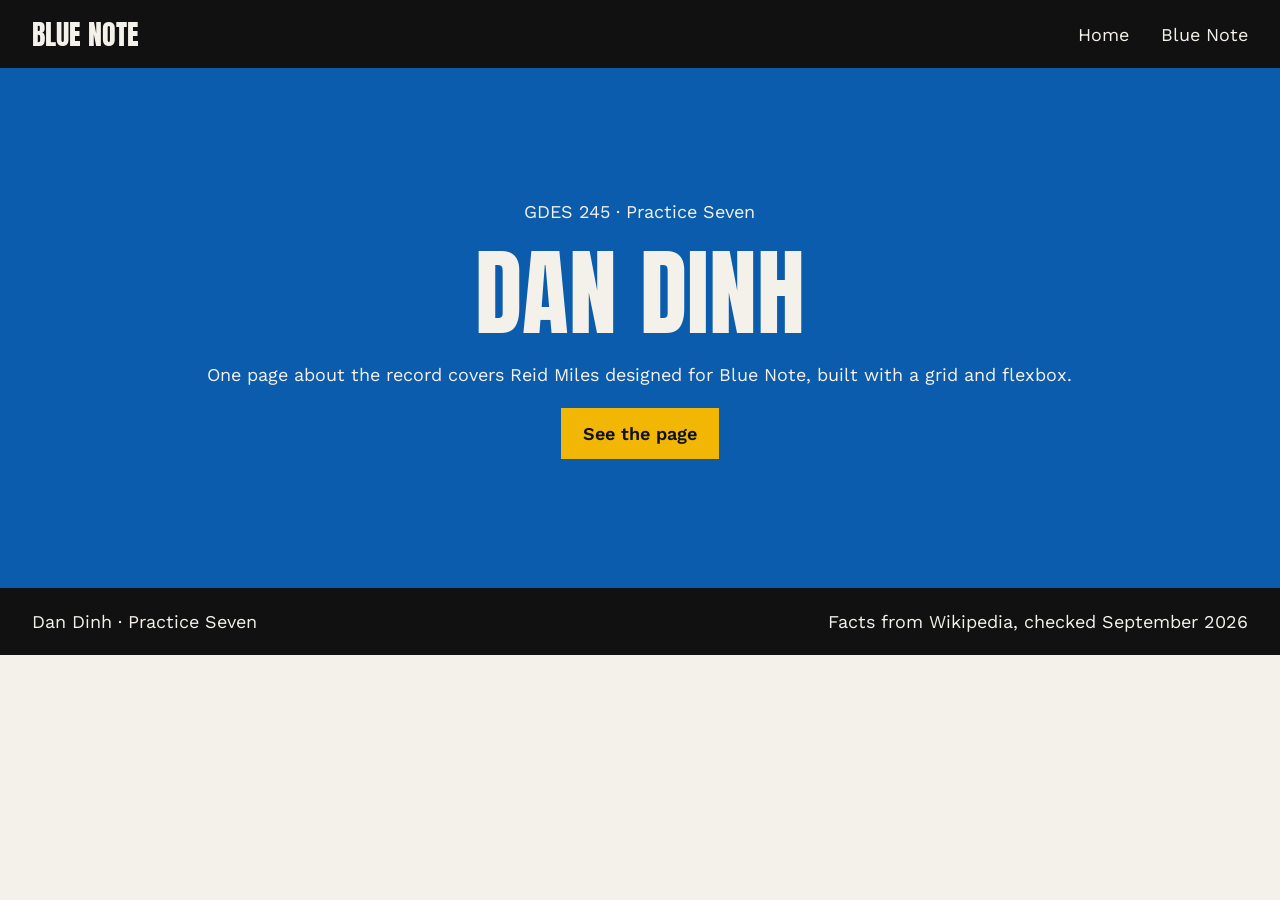
<file: index.html>
<!DOCTYPE html>
<html lang="en">
<head>
  <meta charset="UTF-8">
  <meta name="viewport" content="width=device-width, initial-scale=1.0">
  <title>Dan Dinh, Web 1</title>

  <link rel="preconnect" href="https://fonts.googleapis.com">
  <link rel="preconnect" href="https://fonts.gstatic.com" crossorigin>
  <link href="https://fonts.googleapis.com/css2?family=Anton&family=Work+Sans:wght@400;600&display=swap" rel="stylesheet">

  <link rel="stylesheet" href="css/styles.css">
</head>
<body>

<header class="site-header">
  <a class="logo" href="index.html">Blue Note</a>
  <nav>
    <ul>
      <li><a href="index.html">Home</a></li>
      <li><a href="pages/blue-note.html">Blue Note</a></li>
    </ul>
  </nav>
</header>

<section class="hero">
  <p>GDES 245 &middot; Practice Seven</p>
  <h1>Dan Dinh</h1>
  <p>One page about the record covers Reid Miles
     designed for Blue Note, built with a grid and flexbox.</p>
  <a class="button" href="pages/blue-note.html">See the page</a>
</section>

<footer class="site-footer" id="sources">
  <p>Dan Dinh &middot; Practice Seven</p>
  <p>Facts from Wikipedia, checked September 2026</p>
</footer>

</body>
</html>
</file>
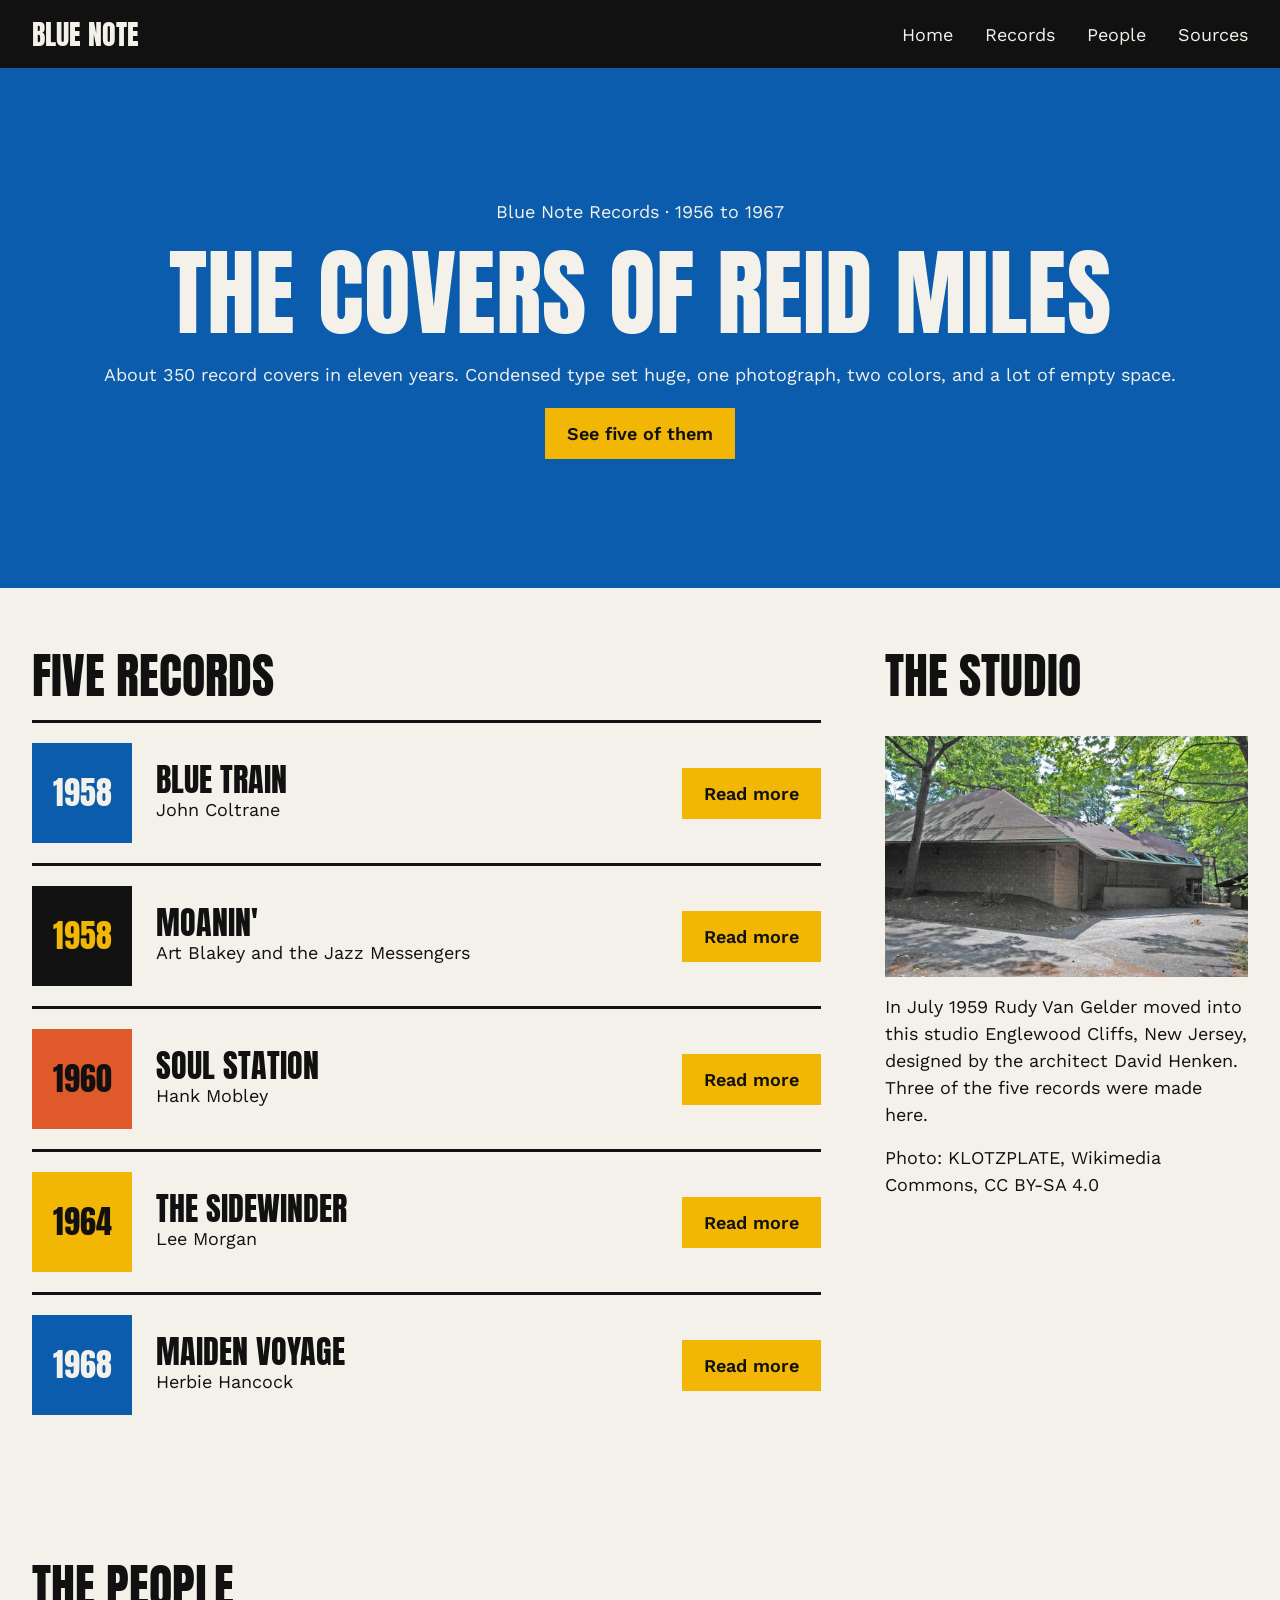
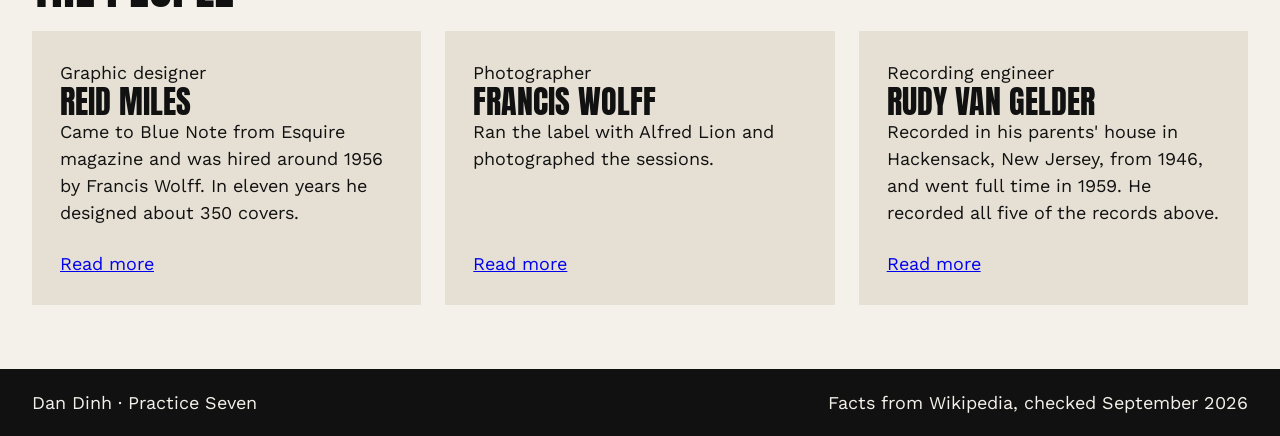
<file: pages/blue-note.html>
<!DOCTYPE html>
<html lang="en">
<head>
    <meta charset="UTF-8">
    <meta name="viewport" content="width=device-width, initial-scale=1.0">
    <title>Blue Note, the covers of Reid Miles</title>

    <link rel="preconnect" href="https://fonts.googleapis.com">
    <link rel="preconnect" href="https://fonts.gstatic.com" crossorigin>
    <link href="https://fonts.googleapis.com/css2?family=Anton&family=Work+Sans:wght@400;600&display=swap" rel="stylesheet">

    <link rel="stylesheet" href="../css/styles.css">
</head>
<body>

<header class="site-header">
    <a class="logo" href="../index.html">Blue Note</a>
    <nav>
        <ul>
            <li><a href="../index.html">Home</a></li>
            <li><a href="#records">Records</a></li>
            <li><a href="#people">People</a></li>
            <li><a href="#sources">Sources</a></li>
        </ul>
    </nav>
</header>

<section class="hero">
    <p>Blue Note Records &middot; 1956 to 1967</p>
    <h1>The covers of Reid Miles</h1>
    <p>About 350 record covers in eleven years.
        Condensed type set huge, one photograph, two colors,
        and a lot of empty space.</p>
    <a class="button" href="#records">See five of them</a>
</section>

<section class="records" id="records">
    <h2>Five records</h2>

    <article class="album">
        <div class="swatch blue">1958</div>
        <div class="info">
            <h3>Blue Train</h3>
            <p>John Coltrane</p>
        </div>
        <a class="button" href="https://en.wikipedia.org/wiki/Blue_Train_(album)">Read more</a>
    </article>
    
    <article class="album">
        <div class="swatch ink">1958</div>
        <div class="info">
            <h3>Moanin'</h3>
            <p>Art Blakey and the Jazz Messengers</p>
        </div>
        <a class="button" href="https://en.wikipedia.org/wiki/Moanin%27">Read more</a>
    </article>

    <article class="album">
        <div class="swatch orange">1960</div>
        <div class="info">
            <h3>Soul Station</h3>
            <p>Hank Mobley</p>
        </div>
        <a class="button" href="https://en.wikipedia.org/wiki/Soul_Station">Read more</a>
    </article>

    <article class="album">
        <div class="swatch yellow">1964</div>
        <div class="info">
            <h3>The Sidewinder</h3>
            <p>Lee Morgan</p>
        </div>
        <a class="button" href="en.wikipedia.org/wiki/The_Sidewinder">Read more</a>
    </article>

    <article class="album">
        <div class="swatch blue">1968</div>
        <div class="info">
            <h3>Maiden Voyage</h3>
            <p>Herbie Hancock</p>
        </div>
        <a class="button" href="https://en.wikipedia.org/wiki/Maiden_Voyage_(Herbie_Hancock_album)">Read more</a>
    </article>

</section>

<aside class="studio">
    <h2>The studio</h2>
    <img src="../images/van-gelder-studio.jpg" width="1000" height="664"
        alt="The low brick Van Gelder Studio under tall trees in Englewood Cliffs, New Jersey">
    <p>In July 1959 Rudy Van Gelder moved into this studio Englewood Cliffs, New Jersey, designed by the architect David Henken. Three of the five records were made here.</p>
    <p>Photo: KLOTZPLATE, Wikimedia Commons, CC BY-SA 4.0</p>
</aside>

<section class="people" id="people">
    <h2>The people</h2>
    <div class="cards">

        <article class="person">
            <div>
                <p>Graphic designer</p>
                <h3>Reid Miles</h3>
                <p>Came to Blue Note from Esquire magazine and was hired around 1956 by Francis Wolff. In eleven years he designed about 350 covers.</p>
            </div>
            <a href="https://en.wikipedia.org/wiki/Reid_Miles">Read more</a>
        </article>

        <article class="person">
            <div>
                <p>Photographer</p>
                <h3>Francis Wolff</h3>
                <p>Ran the label with Alfred Lion and photographed the sessions.</p>
            </div>
            <a href="https://en.wikipedia.org/wiki/Francis_Wolff">Read more</a>
        </article>

        <article class="person">
            <div>
                <p>Recording engineer</p>
                <h3>Rudy Van Gelder</h3>
                <p>Recorded in his parents' house in Hackensack, New Jersey, from 1946, and went full time in 1959. He recorded all five of the records above.</p>
            </div>
            <a href="https://en.wikipedia.org/wiki/Rudy_Van_Gelder">Read more</a>
        </article>
    </div>
</section>

<footer class="site-footer" id="sources">
    <p>Dan Dinh &middot; Practice Seven</p>
    <p>Facts from Wikipedia, checked September 2026</p>
</footer>

</body>
</html>
</file>
<file: css/styles.css>
* {
    box-sizing: border-box;
    margin: 0;
    padding: 0;
}

body {
    display: grid;
    grid-template-columns: 2fr 1fr;
    background: #F4F1EA;
    color:#111111;
    font-family: 'Work Sans', sans-serif;
    font-size: 18px;
    line-height: 1.5;
}

h1, h2, h3, .logo, .swatch {
    font-family: 'Anton', sans-serif;
    font-weight: 400;
    text-transform: uppercase;
    line-height: 1;
}

.site-header, .site-footer{
    display: flex;
    justify-content: space-between;
    align-items: center;
    padding: 20px 32px;
    background: #111111;
    color:#F4F1EA;
}

.site-header a {
    color: #F4F1EA;
    text-decoration: none;
}

.logo {
    font-size: 28px;
}

nav ul {
    display: flex;
    gap: 32px;
    list-style: none;
}

.hero {
    display: flex;
    flex-direction: column;
    justify-content: center;
    align-items: center;
    gap: 20px;
    min-height: 520px;
    padding: 48px 32px;
    background: #0B5CAD;
    color:#F4F1EA;
    text-align: center;
}

.hero h1 {
    font-size: 96px;
}

.button {
    padding: 12px 22px;
    background: #F2B705;
    color:#111111;
    font-weight: 600;
    text-decoration: none;
}

.site-header, .hero, .people, .site-footer
{
    grid-column: span 2;
}

.records, .studio, .people {
    padding: 64px 32px;
}

h2 {
    font-size: 48px;
    margin-bottom: 20px;
}

h3 {
    font-size: 32px;
}

.album {
    display: flex;
    align-items: center;
    gap: 24px;
    padding: 20px 0;
    border-top: 3px solid #111111;
}

.swatch {
    display: flex;
    justify-content: center;
    align-items: center;
    flex: 0 0 100px;
    height: 100px;
    font-size: 32px;
}

.blue { background: #0B5CAD; color: #F4F1EA}
.ink { background: #111111; color: #F2B705}
.orange { background: #E0592A;}
.yellow { background: #F2B705;}

.info {
    flex: 1;
}

.studio {
    display: flex;
    flex-direction: column;
    gap: 16px;
}

.studio img {
    width: 100%;
    height: auto;
}

.cards {
    display: flex;
    gap: 24px;
}

.person {
    flex: 1;
    display: flex;
    flex-direction: column;
    justify-content: space-between;
    gap: 24px;
    padding: 28px;
    background: #E6E0D4;
}
</file>
